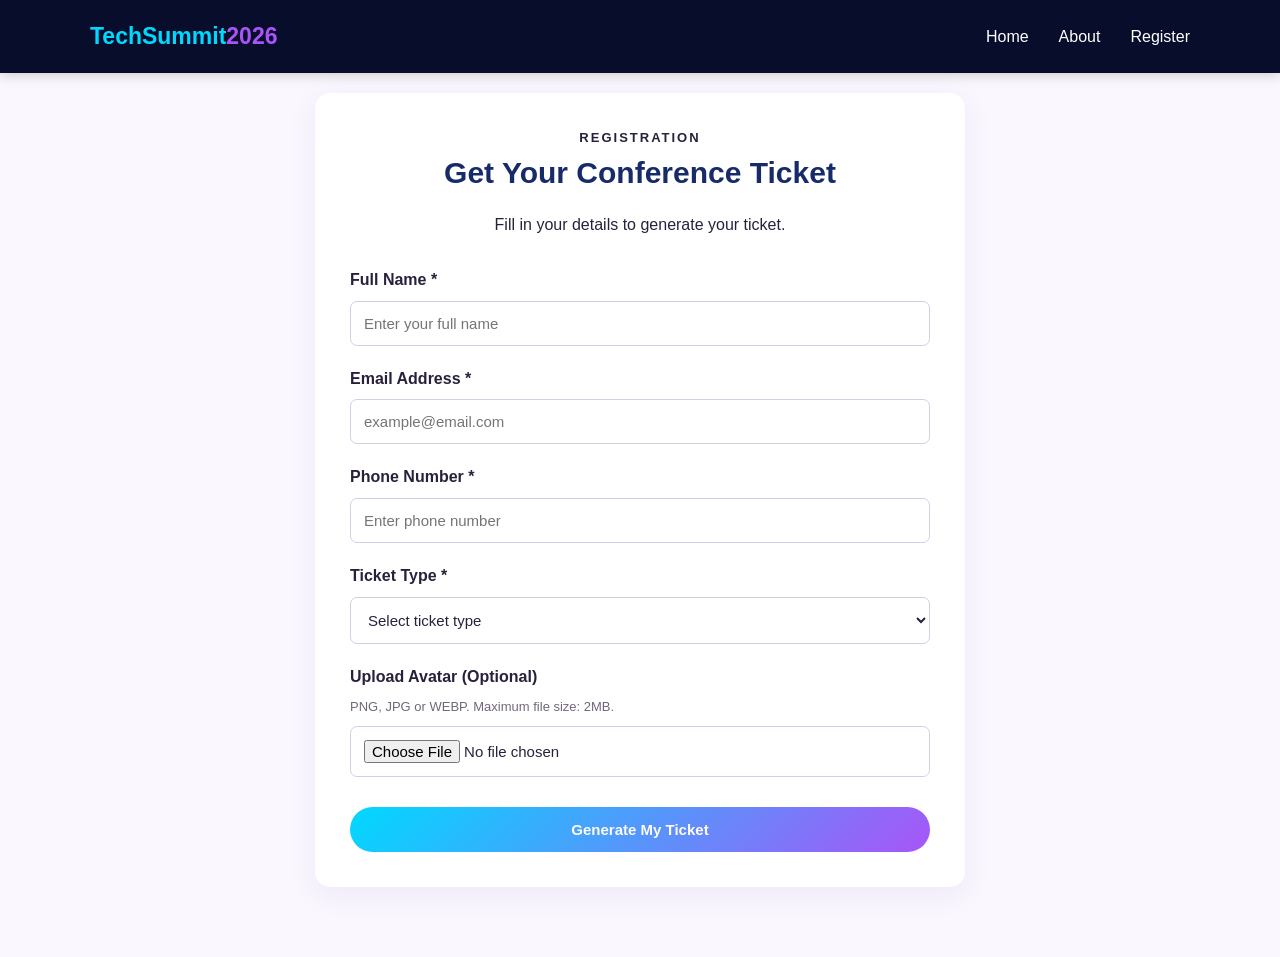
<file: register.html>
<!DOCTYPE html>
<html lang="en">
<head>
    <meta charset="UTF-8">
    <meta name="viewport" content="width=device-width, initial-scale=1.0">
    <title>Register - TechSummit 2026</title>
    <link rel="stylesheet" href="/assets/css/style.css">
</head>

<body>

    <header>
    <nav class="navbar" aria-label="Main navigation">

        <a href="index.html#home" class="logo">
            TechSummit<span>2026</span>
        </a>

        <button class="menu-toggle"
                id="menuToggle"
                aria-label="Open navigation menu"
                aria-expanded="false"
                aria-controls="navLinks">
            ☰
        </button>

        <ul class="nav-links" id="navLinks">
            <li><a href="index.html#home">Home</a></li>
            <li><a href="index.html#about">About</a></li>
            <li><a href="register.html">Register</a></li>
        </ul>

    </nav>
</header>



    <!-- Registration Section -->
    <section class="registration" id="register">
        <div class="section-heading">
            <p class="event-label">REGISTRATION</p>
            <h2>Get Your Conference Ticket</h2>
            <p>Fill in your details to generate your ticket.</p>
        </div>

        <form id="ticketForm" novalidate>

            <div class="form-group">
                <label for="fullName">Full Name *</label>
                <input type="text" id="fullName"
                       name="fullName"
                       autocomplete="name"
                       placeholder="Enter your full name"
                       required>
                <small id="nameError" class="error"
                       aria-live="polite"></small>
            </div>

            <div class="form-group">
                <label for="email">Email Address *</label>
                <input type="email" id="email"
                       name="email"
                       autocomplete="email"
                       placeholder="example@email.com"
                       required>
                <small id="emailError" class="error"
                       aria-live="polite"></small>
            </div>

            <div class="form-group">
                <label for="phone">Phone Number *</label>
                <input type="tel" id="phone"
                       name="phone"
                       autocomplete="tel"
                       placeholder="Enter phone number"
                       required>
                <small id="phoneError" class="error"
                       aria-live="polite"></small>
            </div>

            <div class="form-group">
                <label for="ticketType">Ticket Type *</label>
                <select id="ticketType" name="ticketType" required>
                    <option value="">Select ticket type</option>
                    <option value="Regular">Regular - ₦5,000</option>
                    <option value="VIP">VIP - ₦10,000</option>
                    <option value="VVIP">VVIP - ₦20,000</option>
                </select>
                <small id="ticketError" class="error"
                       aria-live="polite"></small>
            </div>

            <div class="form-group">
                <label for="avatar">Upload Avatar (Optional)</label>
                <p class="hint" id="avatarHint">
                    PNG, JPG or WEBP. Maximum file size: 2MB.
                </p>
                <input type="file" id="avatar"
                       name="avatar"
                       accept="image/png,image/jpeg,image/webp"
                       aria-describedby="avatarHint avatarError">
                <small id="avatarError" class="error"
                       aria-live="polite"></small>
                <img id="avatarPreview"
                     class="avatar-preview"
                     alt="Preview of your uploaded avatar"
                     hidden>
            </div>

            <button type="submit" class="submit-btn">
                Generate My Ticket
            </button>

            <p id="formMessage" role="status"
               aria-live="polite"></p>
        </form>
    </section>

        <script src="script.js"></script>
</body>
</html>
</file>
<file: assets/css/style.css>
:root {
    --primary-dark: #080D2B;
    --secondary-blue: #172B68;
    --electric-blue: #00D9FF;
    --tech-purple: #A855F7;
    --white: #FFFFFF;
    --light-bg: #F4F6FF;
    --text-dark: #17213F;
}

*{
    margin: 0;
    padding: 0;
    box-sizing: border-box;
}

html {
    scroll-behavior: smooth;
    scroll-padding-top: 85px;
}

body {
    font-family: 'Segoe UI', Tahoma, Geneva, Verdana, sans-serif;
    background: #faf7ff;
    color: #29213b;
    line-height: 1.6;
}

[hidden] {
    display: none !important;
}

/* Navigation */

header {
    background: var(--primary-dark);
    position: sticky;
    top: 0;
    z-index: 100;
    box-shadow: 0 2px 12px #00000030;
}

.navbar {
    max-width: 1150px;
    margin: auto;
    padding: 18px 25px;
    display: flex;
    align-items: center;
    justify-content: space-between;
}

.logo {
    color: var(--electric-blue);
    font-size: 23px;
    font-weight: bold;
    text-decoration: none;
}

.logo span {
    color: var(--tech-purple);
}

.ticket-top span {
    color: #e65aab;
}

.nav-links {
    display: flex;
    gap: 30px;
    list-style: none;
}

.nav-links a {
    color: var(--white);
    font-weight: 500;
    text-decoration: none;
    transition: color 0.3s;
}

.nav-links a:hover {
    color: var(--electric-blue);
}

.menu-toggle {
    display: none;
    background: transparent;
    color: var(--white);
    border: none;
    font-size: 27px;
    cursor: pointer;
}

/* Hero Video Background */

.hero {
    position: relative;
    isolation: isolate;
    min-height: 550px;
    padding: 90px 20px;
    display: flex;
    align-items: center;
    justify-content: center;
    text-align: center;
    color: var(--white);
    overflow: hidden;
    background: var(--primary-dark);
}

.hero-video {
    position: absolute;
    inset: 0;
    width: 100%;
    height: 100%;
    object-fit: cover;
    z-index: -2;
}

.hero-overlay {
    position: absolute;
    inset: 0;
    background: linear-gradient(
        135deg,
        rgba(8, 13, 43, 0.65),
        rgba(23, 43, 104, 0.45),
        rgba(80, 20, 130, 0.35)
    );
    z-index: -1;
}

.hero-content {
    position: relative;
    z-index: 1;
    max-width: 750px;
}

.event-label {
    color: var(--black);
    font-weight: bold;
    letter-spacing: 2px;
    font-size: 13px;
}

.hero .event-label {
    color: var(--electric-blue);
}

.hero h1 {
    font-size: clamp(32px, 6vw, 55px);
    line-height: 1.2;
    margin: 20px 0;
}

.hero p {
    margin-bottom: 25px;
}
 
/* Buttons */

.primary-btn,
.submit-btn {
    display: inline-block;
    padding: 14px 25px;
    border: none;
    border-radius: 30px;
    background: linear-gradient(
        135deg,
        var(--electric-blue),
        var(--tech-purple)
    );
    color: rgb(255, 251, 251);
    font-size: 15px;
    font-weight: bold;
    text-decoration: none;
    cursor: pointer;
    transition: 0.3s ease;
}

.primary-btn:hover,
.submit-btn:hover {
    box-shadow: 0 8px 25px rgba(0, 217, 255, 0.3);
    transform: translateY(-3px);
}

/* About */

.about {
    max-width: 800px;
    margin: auto;
    padding: 65px 20px;
    text-align: center;
    color: var(--text-dark);
}

.about h2,
.section-heading h2 {
    color: var(--secondary-blue);
    font-size: 30px;
    margin-bottom: 15px;
}

/* Footer */

footer {
    background: var(--primary-dark);
    color: var(--white);
    padding: 25px;
    text-align: center;
    border-top: 2px solid var(--electric-blue);
}

/* Registration */
.registration {
    max-width: 650px;
    margin: 20px auto 70px;
    padding: 35px;
    background: white;
    border-radius: 15px;
    box-shadow: 0 8px 30px #57258a12;
}



.section-heading {
    text-align: center;
    margin-bottom: 30px;
}

.form-group {
    margin-bottom: 20px;
}

.form-group label {
    display: block;
    font-weight: bold;
    margin-bottom: 8px;
}

.form-group input,
.form-group select {
    width: 100%;
    padding: 13px;
    border: 1px solid #d9cce5;
    border-radius: 7px;
    font-size: 15px;
    background: white;
    color: #29213b;
}

.form-group input:focus,
.form-group select:focus {
    outline: 3px solid #e9b3dd;
    border-color: #9a45a5;
}

.hint {
    font-size: 13px;
    color: #71677d;
    margin-bottom: 8px;
}

.error {
    display: block;
    color: #c62828;
    font-size: 13px;
    margin-top: 5px;
}

.invalid {
    border-color: #c62828 !important;
}

.submit-btn {
    width: 100%;
    margin-top: 10px;
}

.avatar-preview {
    width: 85px;
    height: 85px;
    object-fit: cover;
    border-radius: 50%;
    margin-top: 12px;
}
/* =================================
    CONFERENCE TICKET
================================= */

.ticket-section {
    width: min(100% - 30px, 750px);
    margin: 50px auto;
    padding: 20px 0;
    text-align: center;
}

.ticket-card {
    width: 100%;
    text-align: left;
    margin: 30px 0;
    overflow: hidden;
    border-radius: 20px;
    background: #ffffff;
    border: 1px solid #e5ddf5;
    box-shadow: 0 15px 40px rgba(8, 13, 43, 0.15);
}

/* Ticket Header */

.ticket-top {
    background: linear-gradient(
        120deg,
        #080D2B,
        #57258a,
        #A855F7
    );
    color: white;
    padding: 30px;
    display: flex;
    justify-content: space-between;
    align-items: center;
    gap: 15px;
}

.ticket-top h2 {
    font-size: 25px;
    margin-bottom: 5px;
    color: #ffffff;
}

.ticket-top p {
    font-size: 11px;
    letter-spacing: 2px;
    color: #00D9FF;
    font-weight: bold;
}

.ticket-badge {
    background: #00D9FF;
    color: #080D2B;
    padding: 9px 16px;
    border-radius: 30px;
    font-size: 12px;
    font-weight: bold;
    white-space: nowrap;
}

/* Ticket Details */

.ticket-details {
    padding: 35px;
    background: #ffffff;
}

.ticket-avatar {
    width: 95px;
    height: 95px;
    object-fit: cover;
    border-radius: 50%;
    border: 4px solid #A855F7;
    box-shadow: 0 5px 15px #A855F733;
    margin-bottom: 15px;
}

.ticket-details p {
    color: #81748c;
    font-size: 11px;
    letter-spacing: 1px;
    font-weight: 600;
    margin-top: 18px;
    margin-bottom: 5px;
}

.ticket-details h2,
.ticket-details h3 {
    color: #172B68;
    font-size: 19px;
    overflow-wrap: anywhere;
}

.ticket-info {
    display: grid;
    grid-template-columns: repeat(2, minmax(0, 1fr));
    gap: 25px;
    margin-top: 25px;
}

.ticket-info > div {
    background: #F4F6FF;
    padding: 15px;
    border-radius: 12px;
    border-left: 3px solid #A855F7;
}

/* QR Code Section */

.qr-container {
    background: #F4F6FF;
    border: 1px dashed #A855F7;
    border-radius: 15px;
    padding: 25px;
    margin-top: 30px;
    text-align: center;
}

#qrcode {
    display: flex;
    justify-content: center;
    align-items: center;
    margin: 15px auto;
}

#qrcode img,
#qrcode canvas {
    max-width: 100%;
    height: auto;
}

/* Ticket Footer */

.ticket-bottom {
    background: #080D2B;
    padding: 22px;
    text-align: center;
    color: #00D9FF;
    font-weight: bold;
    letter-spacing: 1px;
}

/* Ticket Action Buttons */

.ticket-actions {
    display: flex;
    justify-content: center;
    gap: 15px;
    flex-wrap: wrap;
    margin: 25px 0;
}

.ticket-actions button {
    padding: 13px 25px;
    border: none;
    border-radius: 30px;
    background: linear-gradient(120deg, #00D9FF, #A855F7);
    color: #ffffff;
    font-weight: bold;
    cursor: pointer;
    transition: 0.3s ease;
}

.ticket-actions button:hover {
    transform: translateY(-3px);
    box-shadow: 0 8px 18px #A855F744;
}

/* Mobile Responsive Ticket */

@media (max-width: 600px) {
    .ticket-section {
        width: calc(100% - 24px);
        margin: 25px auto;
        padding: 10px 0;
    }

    .ticket-top {
        padding: 22px 18px;
    }

    .ticket-top h2 {
        font-size: 20px;
    }

    .ticket-details {
        padding: 22px 18px;
    }

    .ticket-info {
        grid-template-columns: 1fr;
        gap: 12px;
    }

    .ticket-actions {
        flex-direction: column;
    }

    .ticket-actions button {
        width: 100%;
    }
}

/* =================================
   PREMIUM TICKET FINISHING TOUCHES
================================= */

/* Premium ticket glow */
.ticket-card {
    position: relative;
    box-shadow:
        0 15px 40px rgba(8, 13, 43, 0.15),
        0 0 20px rgba(168, 85, 247, 0.12);
    transition: box-shadow 0.3s ease;
}

.ticket-card:hover {
    box-shadow:
        0 18px 45px rgba(8, 13, 43, 0.20),
        0 0 28px rgba(0, 217, 255, 0.20);
}

/* Decorative event icon */
.ticket-top {
    position: relative;
}

.ticket-top::after {
    content: "✦";
    position: absolute;
    right: 115px;
    top: 12px;
    font-size: 38px;
    color: #00D9FF;
    opacity: 0.25;
    pointer-events: none;
}

/* Better attendee typography */
.ticket-details h2,
.ticket-details h3 {
    font-weight: 700;
    letter-spacing: 0.3px;
    line-height: 1.4;
}

/* Improve ticket information */
.ticket-info > div {
    border: 1px solid #e5ddf5;
    border-left: 4px solid #A855F7;
    transition: 0.3s ease;
}

.ticket-info > div:hover {
    background: #eefaff;
    border-left-color: #00D9FF;
}

/* Ticket perforation effect */
.ticket-bottom {
    border-top: 2px dashed rgba(0, 217, 255, 0.6);
    position: relative;
}

/* QR code enhancement */
.qr-container {
    box-shadow: 0 5px 18px rgba(23, 43, 104, 0.06);
}

.qr-container p {
    font-weight: 600;
    letter-spacing: 1.5px;
}

/* Smooth action buttons */
.ticket-actions button {
    font-size: 14px;
    letter-spacing: 0.4px;
}

/* Keyboard focus */
a:focus-visible,
button:focus-visible,
input:focus-visible,
select:focus-visible {
    outline: 3px solid #e65aab;
    outline-offset: 4px;
}

/* Mobile */
@media (max-width: 650px) {
    .menu-toggle {
        display: block;
    }

    .nav-links {
        display: none;
        flex-direction: column;
        position: absolute;
        top: 65px;
        left: 0;
        width: 100%;
        background: var(--primary-dark);
        padding: 20px;
        gap: 18px;
        box-shadow: 0 5px 10px #00000010;
    }

    .nav-links.active {
        display: flex;
    }

    .registration {
        margin: 20px 15px 50px;
        padding: 22px;
    }

    .hero {
        min-height: 450px;
    }

    .ticket-info {
        flex-direction: column;
    }

    .navbar {
        padding: 15px 20px;
    }
}

/* Print ticket only */
@media print {
    body * {
        visibility: hidden;
    }

    #ticketSection,
    #ticketSection * {
        visibility: visible;
    }

    #ticketSection {
        position: absolute;
        left: 0;
        top: 0;
        width: 100%;
        margin: 0;
    }

    #printTicket {
        display: none;
    }

    .ticket-card {
        box-shadow: none;
    }
}

/* Professional ticket design */

.ticket-card {
    max-width: 550px;
    margin: 25px auto;
    background: #ffffff;
    border-radius: 18px;
    overflow: hidden;
    border: 1px solid #e5d6ef;
    box-shadow: 0 12px 35px rgba(87, 37, 138, 0.15);
}

.ticket-top {
    background: linear-gradient(120deg, #57258a, #b63b9b);
    padding: 30px;
    color: white;
}

.ticket-top h3 {
    font-size: 25px;
}

.ticket-top p {
    font-size: 12px;
    letter-spacing: 2px;
    margin-top: 5px;
}

.ticket-details {
    padding: 30px;
}

.ticket-avatar {
    width: 90px;
    height: 90px;
    border: 4px solid #e9c4ed;
    border-radius: 50%;
    object-fit: cover;
    margin-bottom: 15px;
}

.ticket-details h2 {
    color: #7138a5;
    font-size: 25px;
    overflow-wrap: anywhere;
}

.ticket-details h3 {
    overflow-wrap: anywhere;
}

.ticket-info {
    background: #faf4ff;
    padding: 18px;
    border-radius: 10px;
    margin: 20px 0;
}

.qr-container {
    text-align: center;
    margin: 30px auto 10px;
    padding: 20px;
    background: #faf7ff;
    border: 1px dashed #b63b9b;
    border-radius: 12px;
}

#qrcode {
    display: flex;
    justify-content: center;
    align-items: center;
    margin: 15px auto;
}

#qrcode img,
#qrcode canvas {
    max-width: 100%;
    height: auto !important;
}

.qr-container p {
    font-weight: bold;
    color: #7138a5;
    font-size: 12px;
}

.ticket-actions {
    display: flex;
    justify-content: center;
    flex-wrap: wrap;
    gap: 15px;
    margin: 20px 0;
}

.ticket-actions button {
    min-width: 150px;
}

#pdfStatus {
    margin-top: 12px;
    font-size: 14px;
    color: #7138a5;
}

button:disabled {
    opacity: 0.6;
    cursor: not-allowed;
    transform: none;
}

/* Mobile ticket adjustments */

@media (max-width: 500px) {
    .ticket-details {
        padding: 20px;
    }

    .ticket-top {
        padding: 22px;
    }

    .ticket-actions {
        flex-direction: column;
    }

    .ticket-actions button {
        width: 100%;
    }
}
</file>
